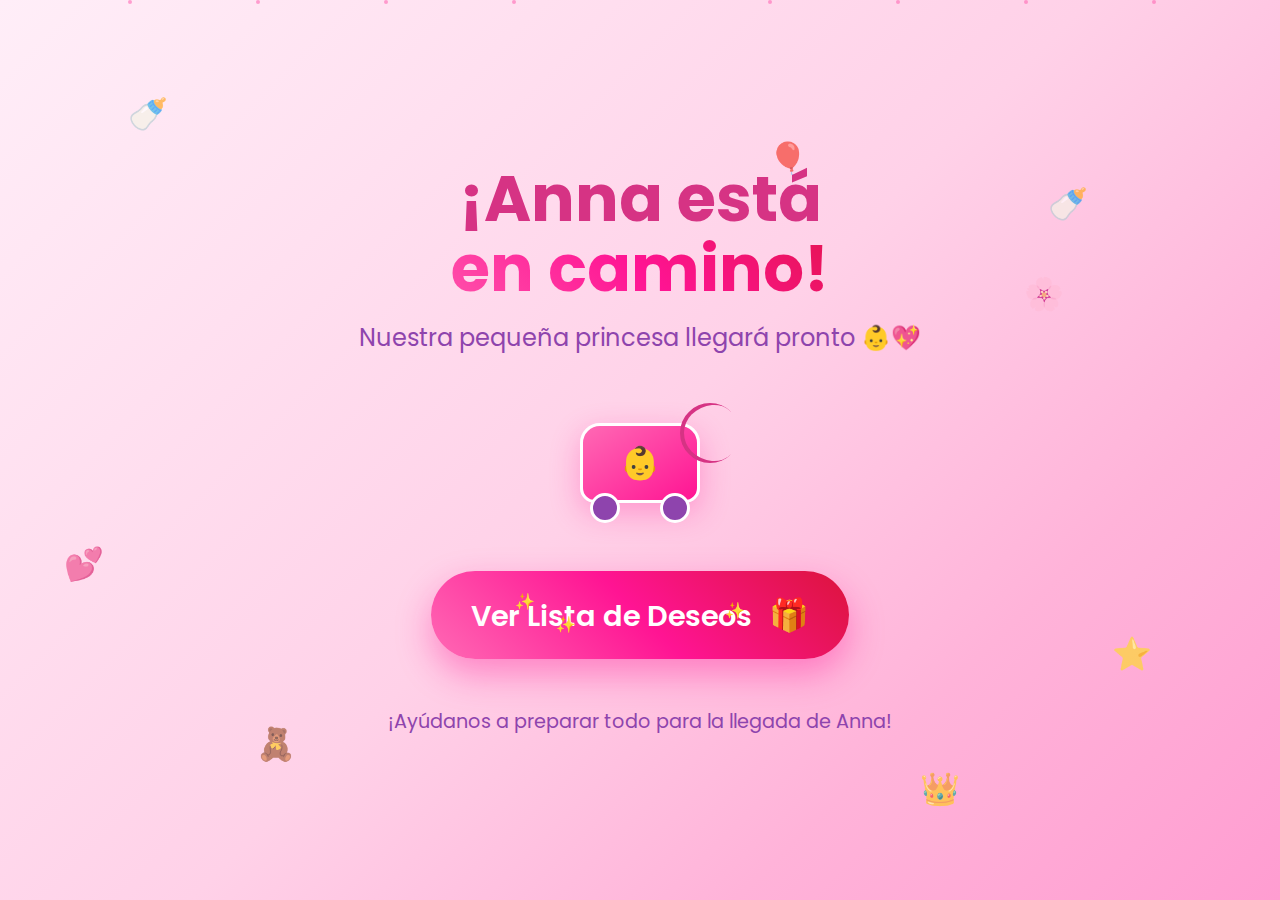
<file: index.html>
<!DOCTYPE html>
<html lang="es">
<head>
    <meta charset="UTF-8">
    <meta name="viewport" content="width=device-width, initial-scale=1.0">
    <title>¡Anna está en camino! 👶💕</title>
    <link rel="stylesheet" href="styles.css">
    <link href="https://fonts.googleapis.com/css2?family=Poppins:wght@300;400;600;700&display=swap" rel="stylesheet">
</head>
<body>
    <div class="container">
        <!-- Elementos decorativos flotantes -->
        <div class="floating-elements">
            <div class="element pacifier">🍼</div>
            <div class="element bottle">🍼</div>
            <div class="element heart">💕</div>
            <div class="element star">⭐</div>
            <div class="element flower">🌸</div>
            <div class="element teddy">🧸</div>
            <div class="element balloon">🎈</div>
            <div class="element crown">👑</div>
        </div>

        <!-- Contenido principal -->
        <div class="main-content">
            <div class="header">
                <h1 class="title">
                    <span class="title-line">¡Anna está</span>
                    <span class="title-line highlight">en camino!</span>
                </h1>
                <p class="subtitle">Nuestra pequeña princesa llegará pronto 👶💖</p>
            </div>

            <div class="center-section">
                <div class="baby-illustration">
                    <div class="baby-carriage">
                        <div class="carriage-body"></div>
                        <div class="carriage-handle"></div>
                        <div class="wheel wheel-1"></div>
                        <div class="wheel wheel-2"></div>
                    </div>
                </div>

                <button class="cta-button" id="wishlistBtn">
                    <span class="button-text">Ver Lista de Deseos</span>
                    <span class="button-icon">🎁</span>
                    <div class="button-sparkles">
                        <span class="sparkle">✨</span>
                        <span class="sparkle">✨</span>
                        <span class="sparkle">✨</span>
                    </div>
                </button>
            </div>

            <div class="footer">
                <p class="message">¡Ayúdanos a preparar todo para la llegada de Anna!</p>
            </div>
        </div>

        <!-- Partículas de fondo -->
        <div class="particles">
            <div class="particle"></div>
            <div class="particle"></div>
            <div class="particle"></div>
            <div class="particle"></div>
            <div class="particle"></div>
            <div class="particle"></div>
            <div class="particle"></div>
            <div class="particle"></div>
        </div>
    </div>

    <script src="script.js"></script>
</body>
</html>
</file>
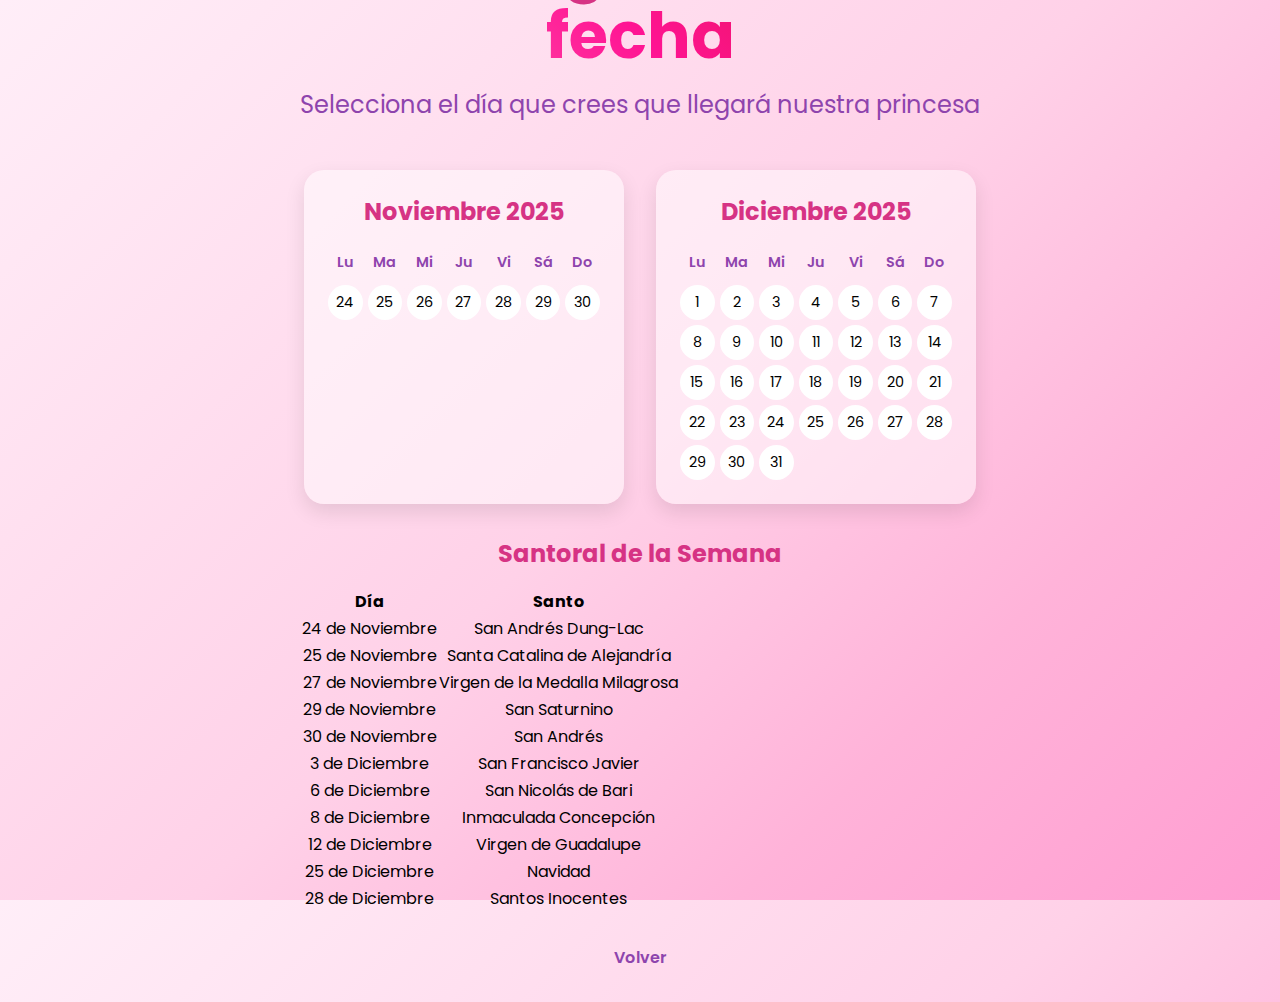
<file: prediction.html>
<!DOCTYPE html>
<html lang="es">
<head>
    <meta charset="UTF-8">
    <meta name="viewport" content="width=device-width, initial-scale=1.0">
    <title>Predice la llegada de Anna</title>
    <link rel="stylesheet" href="styles.css">
    <link href="https://fonts.googleapis.com/css2?family=Poppins:wght@300;400;600;700&display=swap" rel="stylesheet">
</head>
<body>
    <div class="container">
        <div class="main-content">
            <h1 class="title">
                <span class="title-line">Elige una</span>
                <span class="title-line highlight">fecha</span>
            </h1>
            <p class="subtitle">Selecciona el día que crees que llegará nuestra princesa</p>

            <div class="calendars-container">
                <div class="calendar-wrapper">
                    <h2 class="calendar-title">Noviembre 2025</h2>
                    <div id="november-calendar" class="calendar-grid"></div>
                </div>
                <div class="calendar-wrapper">
                    <h2 class="calendar-title">Diciembre 2025</h2>
                    <div id="december-calendar" class="calendar-grid"></div>
                </div>
            </div>

            <div class="saints-table-container">
                <h2 class="calendar-title">Santoral de la Semana</h2>
                <table class="saints-table">
                    <thead>
                        <tr>
                            <th>Día</th>
                            <th>Santo</th>
                        </tr>
                    </thead>
                    <tbody>
                        <tr>
                            <td>24 de Noviembre</td>
                            <td>San Andrés Dung-Lac</td>
                        </tr>
                        <tr>
                            <td>25 de Noviembre</td>
                            <td>Santa Catalina de Alejandría</td>
                        </tr>
                        <tr>
                            <td>27 de Noviembre</td>
                            <td>Virgen de la Medalla Milagrosa</td>
                        </tr>
                        <tr>
                            <td>29 de Noviembre</td>
                            <td>San Saturnino</td>
                        </tr>
                        <tr>
                            <td>30 de Noviembre</td>
                            <td>San Andrés</td>
                        </tr>
                        <tr>
                            <td>3 de Diciembre</td>
                            <td>San Francisco Javier</td>
                        </tr>
                        <tr>
                            <td>6 de Diciembre</td>
                            <td>San Nicolás de Bari</td>
                        </tr>
                        <tr>
                            <td>8 de Diciembre</td>
                            <td>Inmaculada Concepción</td>
                        </tr>
                        <tr>
                            <td>12 de Diciembre</td>
                            <td>Virgen de Guadalupe</td>
                        </tr>
                        <tr>
                            <td>25 de Diciembre</td>
                            <td>Navidad</td>
                        </tr>
                        <tr>
                            <td>28 de Diciembre</td>
                            <td>Santos Inocentes</td>
                        </tr>
                    </tbody>
                </table>
            </div>
             <a href="index.html" class="back-button">Volver</a>
        </div>
    </div>

    <!-- Modal para el mensaje -->
    <div id="message-modal" class="modal-overlay" style="display: none;">
        <div class="modal-content">
            <button class="modal-close-btn">&times;</button>
            <h3 class="modal-title">¡Casi listo!</h3>
            <p>Has seleccionado el <strong id="selected-date-text"></strong>.</p>
            <form id="prediction-form">
                <label for="user-name">Tu nombre:</label>
                <input type="text" id="user-name" name="name" placeholder="Escribe aquí tu nombre..." required>

                <label for="user-message">Deja tu mensaje para Anna:</label>
                <textarea id="user-message" name="message" rows="4" placeholder="Escribe aquí tu dedicatoria..."></textarea>
                <button type="submit" class="modal-submit-btn">Enviar mi predicción</button>
            </form>
            <div id="form-success-message" style="display: none;">
                <p>¡Gracias! Tu mensaje ha sido enviado. 💕</p>
            </div>
        </div>
    </div>

    <script src="prediction.js"></script>
</body>
</html>
</file>
<file: styles.css>
* {
    margin: 0;
    padding: 0;
    box-sizing: border-box;
}

body {
    font-family: 'Poppins', sans-serif;
    height: 100vh;
    overflow: hidden;
    background: linear-gradient(135deg, #ffeef8 0%, #ffe0f0 25%, #ffd1e8 50%, #ffb3d9 75%, #ff9dd1 100%);
    position: relative;
}

.container {
    height: 100vh;
    display: flex;
    align-items: center;
    justify-content: center;
    position: relative;
    z-index: 1;
}

.main-content {
    text-align: center;
    z-index: 10;
    position: relative;
    max-width: 800px;
    padding: 2rem;
}

/* Título principal */
.title {
    font-size: 4rem;
    font-weight: 700;
    margin-bottom: 1rem;
    line-height: 1.1;
}

.title-line {
    display: block;
    animation: slideInUp 1s ease-out;
}

.title-line:first-child {
    color: #d63384;
    animation-delay: 0.2s;
    animation-fill-mode: both;
}

.title-line.highlight {
    background: linear-gradient(45deg, #ff69b4, #ff1493, #dc143c);
    -webkit-background-clip: text;
    -webkit-text-fill-color: transparent;
    background-clip: text;
    animation-delay: 0.4s;
    animation-fill-mode: both;
}

.subtitle {
    font-size: 1.5rem;
    color: #8e44ad;
    margin-bottom: 3rem;
    font-weight: 400;
    animation: fadeIn 1s ease-out 0.6s both;
}

/* Sección central */
.center-section {
    margin: 3rem 0;
}

/* Ilustración del cochecito */
.baby-illustration {
    margin-bottom: 3rem;
    animation: bounceIn 1.2s ease-out 0.8s both;
}

.baby-carriage {
    position: relative;
    width: 200px;
    height: 120px;
    margin: 0 auto;
    animation: float 3s ease-in-out infinite;
}

.carriage-body {
    width: 120px;
    height: 80px;
    background: linear-gradient(145deg, #ff69b4, #ff1493);
    border-radius: 20px 20px 15px 15px;
    position: absolute;
    top: 20px;
    left: 40px;
    box-shadow: 0 10px 30px rgba(255, 20, 147, 0.3);
    border: 3px solid #fff;
}

.carriage-body::before {
    content: '👶';
    position: absolute;
    top: 50%;
    left: 50%;
    transform: translate(-50%, -50%);
    font-size: 2rem;
    animation: wiggle 2s ease-in-out infinite;
}

.carriage-handle {
    width: 60px;
    height: 60px;
    border: 4px solid #d63384;
    border-radius: 50%;
    position: absolute;
    top: 0;
    right: 0;
    border-bottom: none;
    border-right: none;
    transform: rotate(-45deg);
}

.wheel {
    width: 30px;
    height: 30px;
    background: #8e44ad;
    border-radius: 50%;
    position: absolute;
    bottom: 0;
    border: 3px solid #fff;
    animation: spin 4s linear infinite;
}

.wheel-1 {
    left: 50px;
}

.wheel-2 {
    right: 50px;
}

/* Botón principal */
.cta-button {
    background: linear-gradient(45deg, #ff69b4, #ff1493, #dc143c);
    border: none;
    padding: 20px 40px;
    border-radius: 50px;
    font-size: 1.8rem;
    font-weight: 600;
    color: white;
    cursor: pointer;
    position: relative;
    overflow: hidden;
    box-shadow: 0 15px 35px rgba(255, 20, 147, 0.4);
    transition: all 0.3s ease;
    animation: pulse 2s ease-in-out infinite;
    min-width: 350px;
    font-family: 'Poppins', sans-serif;
}

.cta-button:hover {
    transform: translateY(-5px) scale(1.05);
    box-shadow: 0 20px 45px rgba(255, 20, 147, 0.6);
    animation: none;
}

.cta-button:active {
    transform: translateY(-2px) scale(1.02);
}

.button-text {
    display: inline-block;
    margin-right: 10px;
}

.button-icon {
    display: inline-block;
    font-size: 2rem;
    animation: bounce 1.5s ease-in-out infinite;
}

.button-sparkles {
    position: absolute;
    top: 0;
    left: 0;
    width: 100%;
    height: 100%;
    pointer-events: none;
}

.sparkle {
    position: absolute;
    color: #fff;
    font-size: 1rem;
    animation: sparkle 2s ease-in-out infinite;
}

.sparkle:nth-child(1) {
    top: 20%;
    left: 20%;
    animation-delay: 0s;
}

.sparkle:nth-child(2) {
    top: 30%;
    right: 25%;
    animation-delay: 0.7s;
}

.sparkle:nth-child(3) {
    bottom: 25%;
    left: 30%;
    animation-delay: 1.4s;
}

/* Mensaje final */
.footer {
    margin-top: 2rem;
    animation: fadeIn 1s ease-out 1s both;
}

.message {
    font-size: 1.2rem;
    color: #8e44ad;
    font-weight: 400;
}

/* Elementos flotantes */
.floating-elements {
    position: absolute;
    width: 100%;
    height: 100%;
    pointer-events: none;
    z-index: 5;
}

.element {
    position: absolute;
    font-size: 2rem;
    animation: float 4s ease-in-out infinite;
    opacity: 0.7;
}

.element:nth-child(1) { top: 10%; left: 10%; animation-delay: 0s; }
.element:nth-child(2) { top: 20%; right: 15%; animation-delay: 1s; }
.element:nth-child(3) { top: 60%; left: 5%; animation-delay: 2s; }
.element:nth-child(4) { top: 70%; right: 10%; animation-delay: 3s; }
.element:nth-child(5) { top: 30%; left: 80%; animation-delay: 0.5s; }
.element:nth-child(6) { top: 80%; left: 20%; animation-delay: 1.5s; }
.element:nth-child(7) { top: 15%; left: 60%; animation-delay: 2.5s; }
.element:nth-child(8) { top: 85%; right: 25%; animation-delay: 3.5s; }

/* Partículas de fondo */
.particles {
    position: absolute;
    width: 100%;
    height: 100%;
    pointer-events: none;
    z-index: 1;
}

.particle {
    position: absolute;
    width: 4px;
    height: 4px;
    background: rgba(255, 105, 180, 0.6);
    border-radius: 50%;
    animation: particleFloat 8s linear infinite;
}

.particle:nth-child(1) { left: 10%; animation-delay: 0s; }
.particle:nth-child(2) { left: 20%; animation-delay: 1s; }
.particle:nth-child(3) { left: 30%; animation-delay: 2s; }
.particle:nth-child(4) { left: 40%; animation-delay: 3s; }
.particle:nth-child(5) { left: 60%; animation-delay: 4s; }
.particle:nth-child(6) { left: 70%; animation-delay: 5s; }
.particle:nth-child(7) { left: 80%; animation-delay: 6s; }
.particle:nth-child(8) { left: 90%; animation-delay: 7s; }

/* Animaciones */
@keyframes slideInUp {
    from {
        opacity: 0;
        transform: translateY(50px);
    }
    to {
        opacity: 1;
        transform: translateY(0);
    }
}

@keyframes fadeIn {
    from {
        opacity: 0;
    }
    to {
        opacity: 1;
    }
}

@keyframes bounceIn {
    0% {
        opacity: 0;
        transform: scale(0.3) translateY(-100px);
    }
    50% {
        opacity: 1;
        transform: scale(1.1) translateY(0);
    }
    70% {
        transform: scale(0.9);
    }
    100% {
        transform: scale(1);
    }
}

@keyframes float {
    0%, 100% {
        transform: translateY(0px);
    }
    50% {
        transform: translateY(-20px);
    }
}

@keyframes pulse {
    0%, 100% {
        transform: scale(1);
        box-shadow: 0 15px 35px rgba(255, 20, 147, 0.4);
    }
    50% {
        transform: scale(1.05);
        box-shadow: 0 20px 45px rgba(255, 20, 147, 0.6);
    }
}

@keyframes bounce {
    0%, 20%, 50%, 80%, 100% {
        transform: translateY(0);
    }
    40% {
        transform: translateY(-10px);
    }
    60% {
        transform: translateY(-5px);
    }
}

@keyframes sparkle {
    0%, 100% {
        opacity: 0;
        transform: scale(0);
    }
    50% {
        opacity: 1;
        transform: scale(1);
    }
}

@keyframes wiggle {
    0%, 100% {
        transform: translate(-50%, -50%) rotate(0deg);
    }
    25% {
        transform: translate(-50%, -50%) rotate(-5deg);
    }
    75% {
        transform: translate(-50%, -50%) rotate(5deg);
    }
}

@keyframes spin {
    from {
        transform: rotate(0deg);
    }
    to {
        transform: rotate(360deg);
    }
}

@keyframes particleFloat {
    0% {
        transform: translateY(100vh) rotate(0deg);
        opacity: 0;
    }
    10% {
        opacity: 1;
    }
    90% {
        opacity: 1;
    }
    100% {
        transform: translateY(-100px) rotate(360deg);
        opacity: 0;
    }
}

/* Responsive */
@media (max-width: 768px) {
    body {
        height: auto;
        overflow: auto; /* Permite scroll */
    }

    .container {
        height: auto;
        min-height: 100vh; /* Ocupa al menos toda la pantalla */
        padding: 4rem 0;
    }

    .title {
        font-size: 2.8rem;
    }
    
    .subtitle {
        font-size: 1.3rem;
        margin-bottom: 2rem;
    }

    .center-section {
        margin: 2rem 0;
    }
    
    .cta-button {
        font-size: 1.5rem;
        padding: 18px 35px;
        min-width: 300px;
    }
    
    .baby-carriage {
        width: 150px;
        height: 90px;
    }
    
    .carriage-body {
        width: 90px;
        height: 60px;
    }
    
    .element {
        font-size: 1.5rem;
    }

    .prediction-section {
        margin-top: 2rem;
        padding-bottom: 2rem; /* Espacio extra al final para que no quede pegado */
    }
}

@media (max-width: 480px) {
    .container {
        padding: 2rem 0;
    }

    .main-content {
        padding: 0.5rem;
    }
    
    .title {
        font-size: 2.2rem;
    }
    
    .subtitle {
        font-size: 1.1rem;
    }

    .baby-illustration {
        margin-bottom: 2rem;
    }
    
    .cta-button {
        font-size: 1.2rem;
        padding: 15px 30px;
        min-width: 260px;
    }

    .prediction-section {
        margin-top: 1.5rem;
    }

    .prediction-text {
        font-size: 1rem;
    }

    .prediction-button {
        padding: 6px 16px;
        font-size: 0.9rem;
    }
}

/* --- NUEVOS ESTILOS PARA LA PREDICCIÓN --- */

/* Sección de predicción en index.html */
.prediction-section {
    margin-top: 2.5rem;
    text-align: center;
    animation: fadeIn 1s ease-out 1.2s both;
}

.prediction-text {
    font-size: 1.1rem;
    color: #8e44ad;
    margin-bottom: 0.8rem;
}

.prediction-button {
    display: inline-block;
    background: #fff;
    color: #d63384;
    border: 2px solid #d63384;
    padding: 8px 20px;
    border-radius: 20px;
    font-weight: 600;
    text-decoration: none;
    transition: all 0.3s ease;
}

.prediction-button:hover {
    background: #d63384;
    color: #fff;
    transform: scale(1.1);
    animation: wiggle-button 0.5s ease-in-out;
}

@keyframes wiggle-button {
    0%, 100% { transform: rotate(0) scale(1.1); }
    25% { transform: rotate(-3deg) scale(1.1); }
    75% { transform: rotate(3deg) scale(1.1); }
}

/* Página de predicción (prediction.html) */
.calendars-container {
    display: flex;
    justify-content: center;
    gap: 2rem;
    margin: 2rem 0;
    flex-wrap: wrap;
}

.calendar-wrapper {
    background: rgba(255, 255, 255, 0.5);
    padding: 1.5rem;
    border-radius: 20px;
    box-shadow: 0 8px 20px rgba(0, 0, 0, 0.1);
    width: 320px;
}

.calendar-title {
    font-size: 1.5rem;
    color: #d63384;
    margin-bottom: 1rem;
    text-align: center;
}

.calendar-grid {
    display: grid;
    grid-template-columns: repeat(7, 1fr);
    gap: 5px;
}

.calendar-grid > div {
    display: flex;
    justify-content: center;
    align-items: center;
    height: 35px;
    font-size: 0.9rem;
}

.calendar-day-name {
    font-weight: 600;
    color: #8e44ad;
}

.calendar-day {
    background: #fff;
    border-radius: 50%;
    cursor: pointer;
    transition: all 0.2s ease-out;
}

.calendar-day:hover {
    background: #ff69b4;
    color: #fff;
    transform: scale(1.15);
}

.back-button {
    display: inline-block;
    margin-top: 2rem;
    color: #8e44ad;
    text-decoration: none;
    font-weight: 600;
    transition: color 0.3s;
}

.back-button:hover {
    color: #d63384;
}

/* Modal de mensaje */
.modal-overlay {
    position: fixed;
    top: 0;
    left: 0;
    width: 100%;
    height: 100%;
    background: rgba(0, 0, 0, 0.6);
    display: flex;
    align-items: center;
    justify-content: center;
    z-index: 1000;
    animation: fadeIn 0.3s ease;
}

.modal-content {
    background: #fff;
    padding: 2rem;
    border-radius: 15px;
    width: 90%;
    max-width: 400px;
    text-align: center;
    position: relative;
    animation: slideInUp 0.4s ease-out;
}

.modal-close-btn {
    position: absolute;
    top: 10px;
    right: 15px;
    background: none;
    border: none;
    font-size: 1.8rem;
    color: #aaa;
    cursor: pointer;
    transition: color 0.3s;
}

.modal-close-btn:hover {
    color: #333;
}

.modal-title {
    color: #d63384;
    margin-bottom: 1rem;
}

#prediction-form label {
    display: block;
    margin: 1rem 0 0.5rem;
    color: #8e44ad;
    font-weight: 600;
}

#prediction-form textarea, #prediction-form input[type="text"] {
    width: 100%;
    padding: 0.8rem;
    border-radius: 8px;
    border: 1px solid #ddd;
    font-family: 'Poppins', sans-serif;
    font-size: 1rem;
    resize: vertical;
}

.modal-submit-btn {
    background: linear-gradient(45deg, #ff69b4, #ff1493);
    border: none;
    padding: 12px 25px;
    border-radius: 25px;
    font-size: 1.1rem;
    font-weight: 600;
    color: white;
    cursor: pointer;
    margin-top: 1.5rem;
    transition: all 0.3s ease;
}

.modal-submit-btn:hover {
    transform: scale(1.05);
    box-shadow: 0 8px 20px rgba(255, 20, 147, 0.4);
}

#form-success-message p {
    color: #d63384;
    font-size: 1.2rem;
    font-weight: 600;
}

/* Estilos para el llenado de votos */
.calendar-day {
    position: relative;
    display: flex;
    justify-content: center;
    align-items: center;
    background-clip: padding-box; /* Asegura que el fondo no se salga del borde */
}

.day-number {
    position: relative; /* Para que el número esté por encima del fondo */
    z-index: 2;
}

/* --- ESTILOS PARA EL MODAL DE AVISO --- */

.modal-text {
    margin: 1rem 0;
    color: #555;
    line-height: 1.6;
}

.modal-confirmation {
    margin: 1.5rem 0;
    display: flex;
    justify-content: center;
    align-items: center;
    gap: 0.5rem;
}

#price-ack-checkbox {
    width: 18px;
    height: 18px;
    accent-color: #d63384;
}

.modal-confirmation label {
    font-size: 0.9rem;
    color: #333;
}

.modal-submit-btn:disabled {
    background: #ccc;
    cursor: not-allowed;
    box-shadow: none;
    transform: none;
}

/* Estilos para la lista en el modal */
ul.modal-text {
    text-align: left;
    padding-left: 25px;
    margin: 1rem 0;
    color: #555;
    line-height: 1.6;
}

ul.modal-text li {
    margin-bottom: 0.8rem;
}

ul.modal-text li::marker {
    color: #d63384;
}

/* --- ESTILOS PARA EL BEBÉ INTERACTIVO --- */

#interactive-baby {
    position: fixed;
    bottom: 20px;
    right: 20px;
    z-index: 990; /* Debajo de los modales (1000) pero encima de otros elementos */
    cursor: grab;
    user-select: none; /* Evita seleccionar texto al arrastrar */
}

#interactive-baby.dragging {
    cursor: grabbing;
}

.baby-container {
    position: relative;
}

.speech-bubble {
    position: absolute;
    bottom: 130px; /* Encima de la cabeza del bebé */
    left: 50%;
    transform: translateX(-50%);
    background-color: #fff;
    color: #333;
    padding: 10px 15px;
    border-radius: 15px;
    width: 200px;
    font-size: 0.9rem;
    text-align: center;
    box-shadow: 0 4px 10px rgba(0,0,0,0.1);
    opacity: 0;
    transition: opacity 0.3s ease;
}

#interactive-baby:hover .speech-bubble {
    opacity: 1;
}

.speech-bubble::after {
    content: '';
    position: absolute;
    bottom: -10px;
    left: 50%;
    transform: translateX(-50%);
    border-width: 10px 10px 0;
    border-style: solid;
    border-color: #fff transparent transparent transparent;
}

.baby-head {
    width: 80px;
    height: 75px;
    background: #fde3d8; /* Tono de piel */
    border-radius: 50%;
    position: relative;
    border: 2px solid #e5c8b9;
}

.baby-hair {
    position: absolute;
    top: -5px;
    left: 50%;
    transform: translateX(-50%);
    width: 20px;
    height: 15px;
    border-top: 10px solid #6b4423;
    border-radius: 50% 50% 0 0;
}

.baby-eye {
    width: 8px;
    height: 8px;
    background: #333;
    border-radius: 50%;
    position: absolute;
    top: 35px;
    transition: all 0.3s ease;
}

.baby-eye.left { left: 20px; }
.baby-eye.right { right: 20px; }

.baby-mouth {
    width: 25px;
    height: 2px;
    background: #c77a7a;
    position: absolute;
    bottom: 15px;
    left: 50%;
    transform: translateX(-50%);
    border-radius: 2px;
    transition: all 0.3s ease;
}

.baby-body-shape {
    width: 70px;
    height: 50px;
    background: #ffc0d9; /* Color del pijama */
    position: relative;
    top: -10px; /* Solapar con la cabeza */
    margin: 0 auto;
    border-radius: 20px 20px 0 0;
}

/* Estados de felicidad */
.happy-1 .baby-mouth {
    height: 10px;
    border-radius: 0 0 10px 10px;
    bottom: 18px;
}

.happy-2 .baby-mouth {
    width: 30px;
    height: 15px;
    border-radius: 0 0 15px 15px;
    bottom: 15px;
}

.happy-3 .baby-eye {
    height: 10px; /* Ojos más grandes */
}

.happy-3 .baby-mouth {
    width: 35px;
    height: 18px;
    border-radius: 0 0 18px 18px;
    bottom: 12px;
}
</file>
